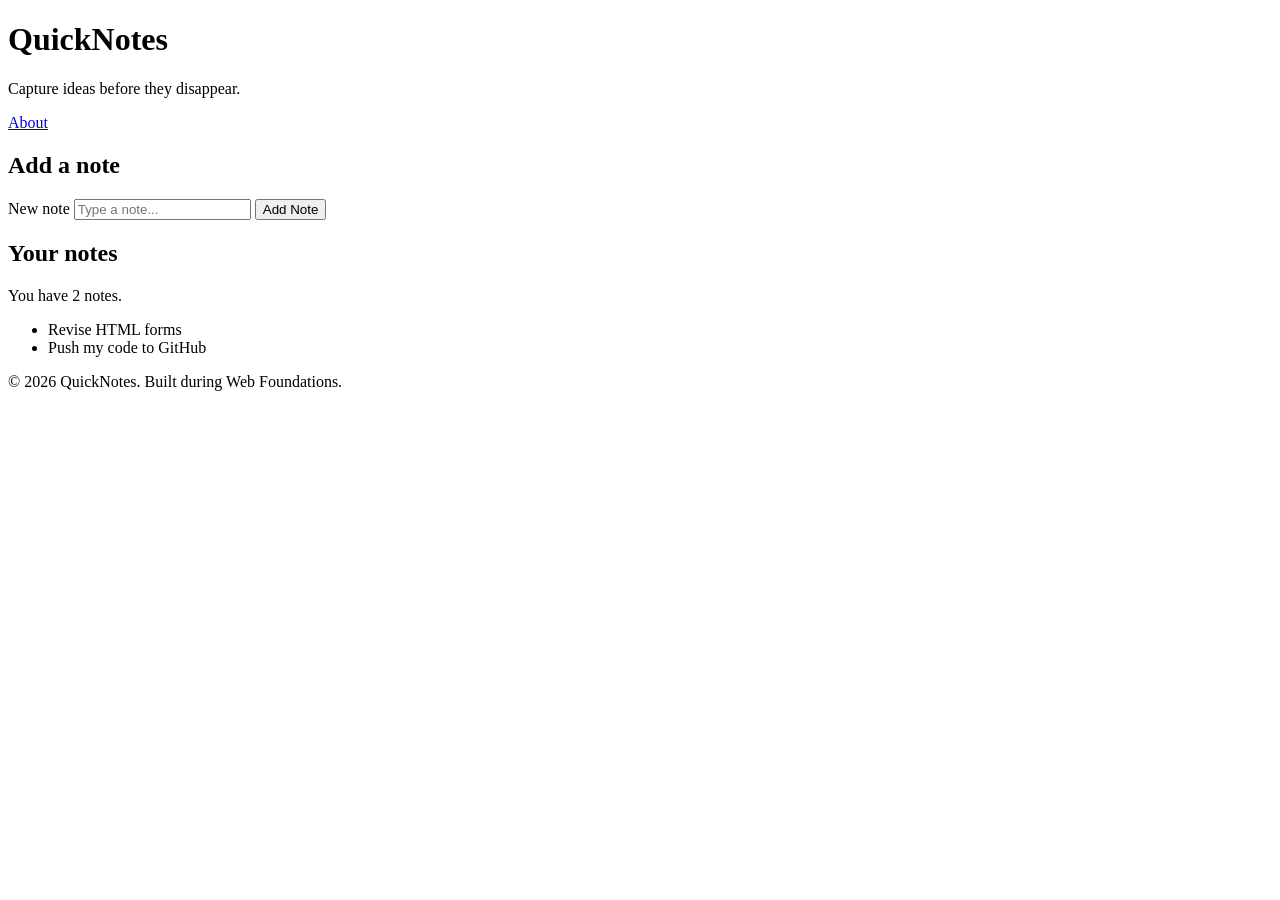
<file: day1/index.html>
<!DOCTYPE html>
<html lang="en">
  <head>
    <meta charset="UTF-8" />
    <meta name="viewport" content="width=device-width, initial-scale=1.0" />
    <title>QuickNotes</title>
  </head>
  <body>
    <header>
      <h1>QuickNotes</h1>
      <p>Capture ideas before they disappear.</p>

      <nav>
        
        <a href="about.html">About</a>
      </nav>
    </header>

    <main>
      <section>
        <h2>Add a note</h2>
        <form id="note-form">
          <label for="note-input">New note</label>
          <input
            type="text"
            id="note-input"
            placeholder="Type a note..."
          />
          <button type="submit">Add Note</button>
        </form>
      </section>

      <section>
        <h2>Your notes</h2>
        <p id="note-count">You have 2 notes.</p>
        <ul id="notes-list">
          <li>Revise HTML forms</li>
          <li>Push my code to GitHub</li>
        </ul>
      </section>
    </main>

    <footer>
      <p>&copy; 2026 QuickNotes. Built during Web Foundations.</p>
    </footer>
  </body>
</html>
</file>
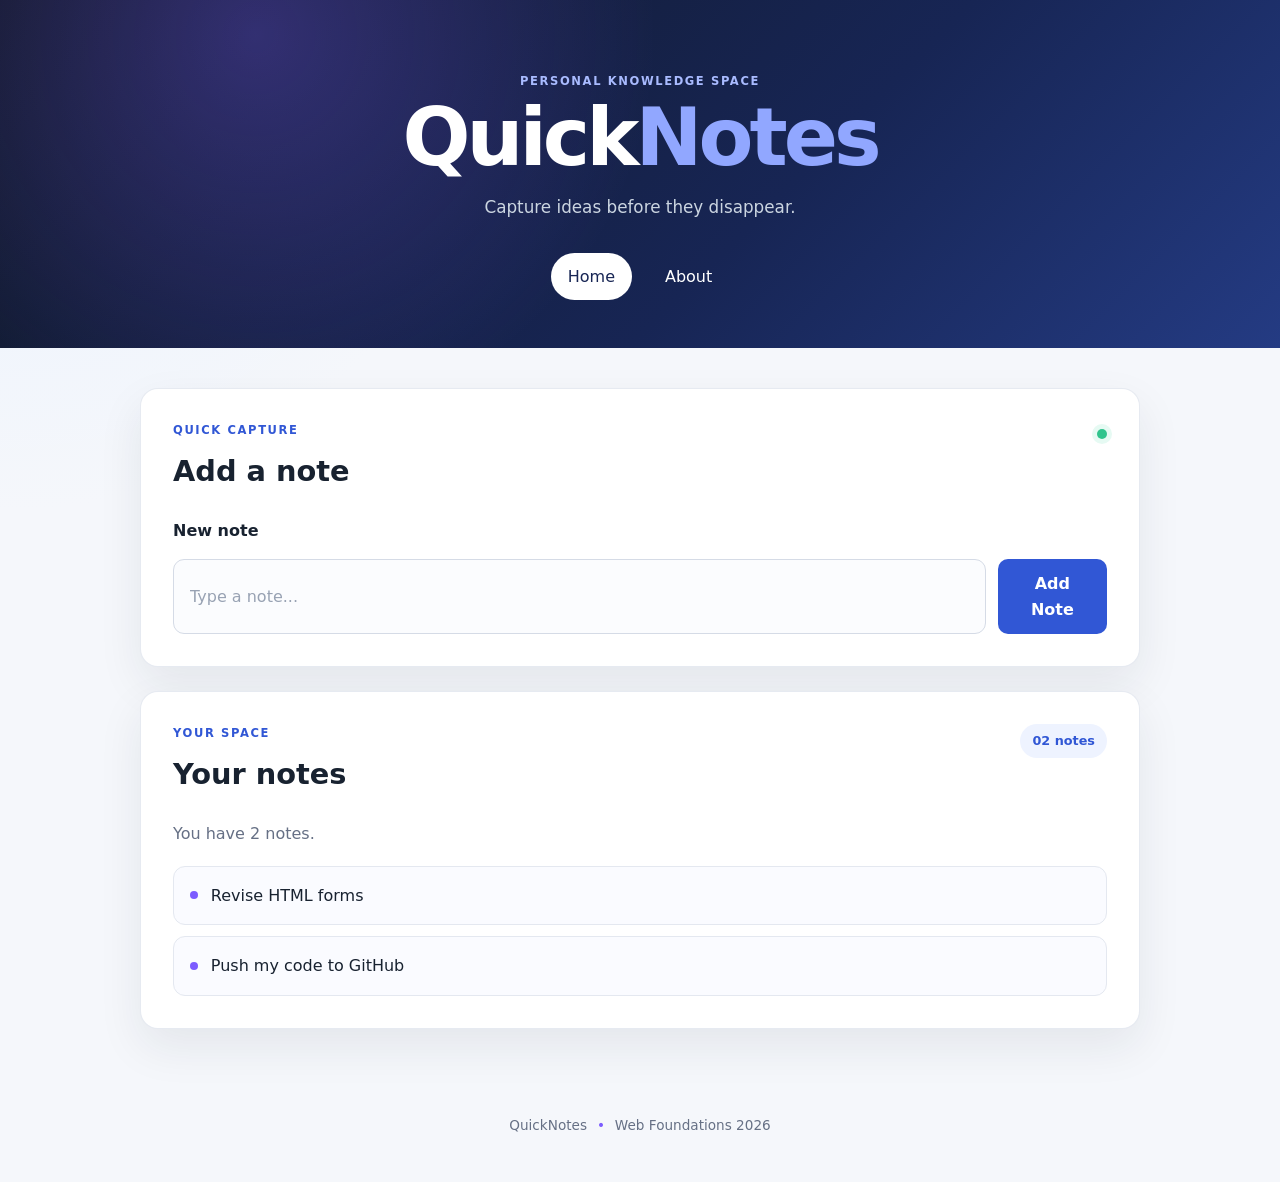
<file: day2/index.html>
<!DOCTYPE html>
<html lang="en">
  <head>
    <meta charset="UTF-8" />
    <meta name="viewport" content="width=device-width, initial-scale=1.0" />
    <meta
      name="description"
      content="QuickNotes is a simple space for capturing ideas, reminders, and thoughts."
    />
    <link rel="stylesheet" href="style.css" />
    <title>QuickNotes | Capture Ideas</title>
  </head>

  <body>
    <header class="site-header">
      <div class="header-content">
        <p class="eyebrow">PERSONAL KNOWLEDGE SPACE</p>

        <h1>Quick<span>Notes</span></h1>

        <p class="tagline">Capture ideas before they disappear.</p>

        <nav aria-label="Main navigation">
          <a href="index.html" class="active">Home</a>
          <a href="about.html">About</a>
        </nav>
      </div>
    </header>

    <main>
      <section class="card note-card">
        <div class="section-heading">
          <div>
            <p class="section-label">QUICK CAPTURE</p>
            <h2>Add a note</h2>
          </div>
          <span class="status-dot" aria-hidden="true"></span>
        </div>

        <form id="note-form">
          <label for="note-input">New note</label>

          <div class="input-row">
            <input
              type="text"
              id="note-input"
              name="note"
              placeholder="Type a note..."
            />
            <button type="submit">Add Note</button>
          </div>
        </form>
      </section>

      <section class="card notes-card">
        <div class="section-heading">
          <div>
            <p class="section-label">YOUR SPACE</p>
            <h2>Your notes</h2>
          </div>

          <span class="note-badge">02 notes</span>
        </div>

        <p id="note-count" class="note-count">You have 2 notes.</p>

        <ul id="notes-list" class="notes-list">
          <li>
            <span class="note-marker"></span>
            <span>Revise HTML forms</span>
          </li>
          <li>
            <span class="note-marker"></span>
            <span>Push my code to GitHub</span>
          </li>
        </ul>
      </section>
    </main>

    <footer>
      <p>QuickNotes <span>•</span> Web Foundations 2026</p>
    </footer>
  </body>
</html>
</file>
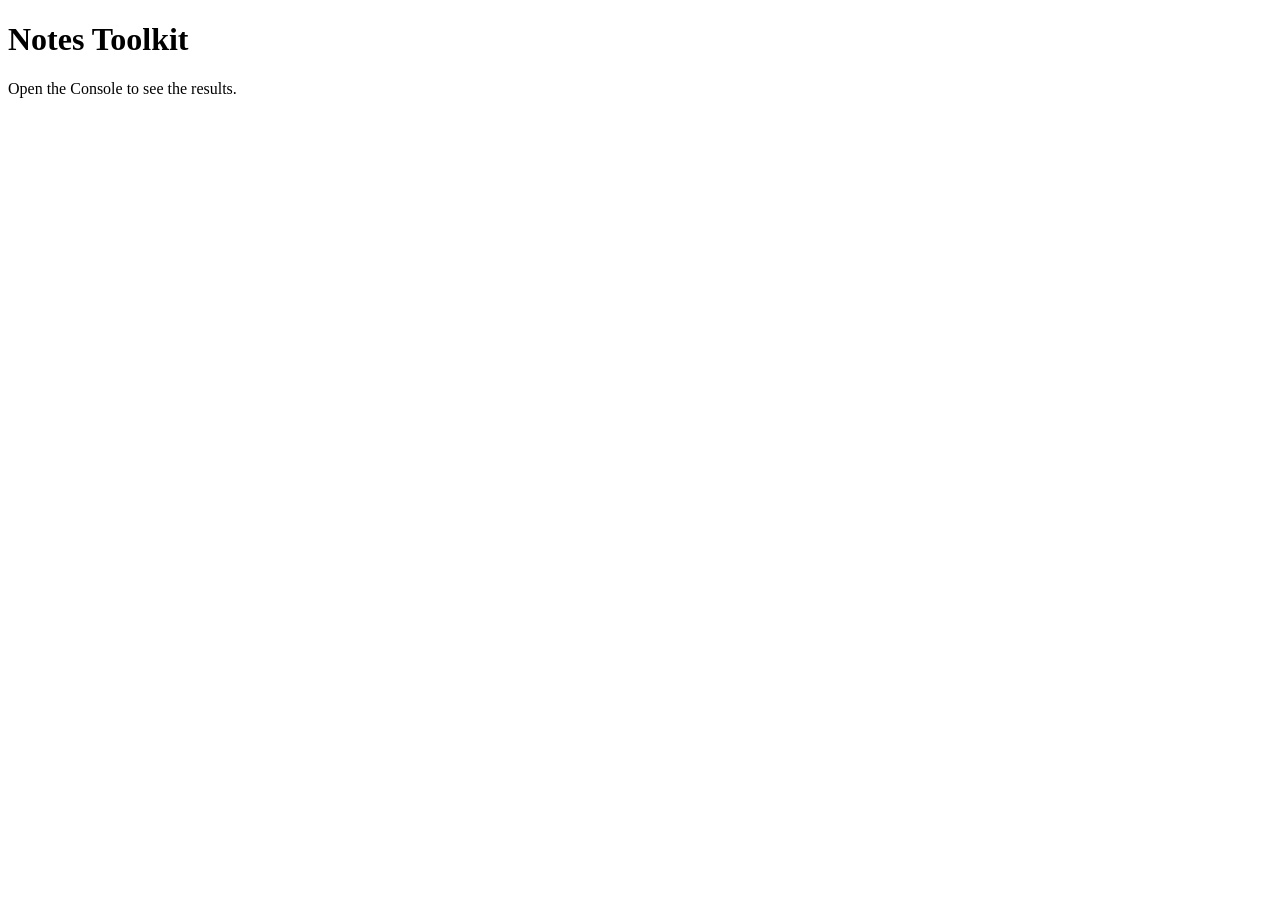
<file: day3/index.html>
<!DOCTYPE html>
<html lang="en">
  <head>
    <meta charset="UTF-8" />
    <meta name="viewport" content="width=device-width, initial-scale=1.0" />
    <title>Notes Toolkit</title>
    <script src="script.js" defer></script>
  </head>

  <body>
    <main>
      <h1>Notes Toolkit</h1>
      <p>Open the Console to see the results.</p>
    </main>
  </body>
</html>
</file>
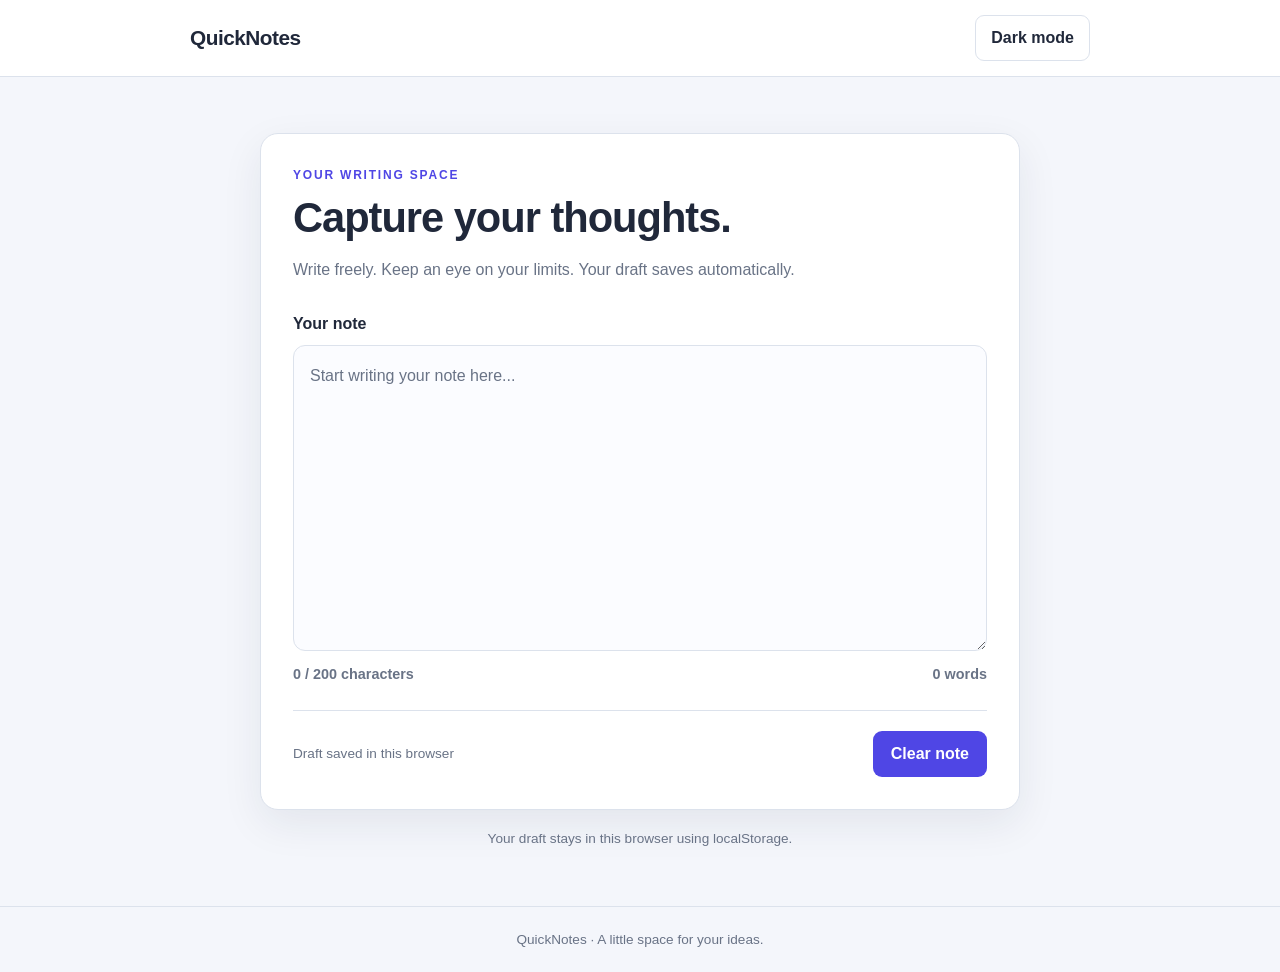
<file: day4/index.html>
<!DOCTYPE html>

<html lang="en">
<head>
    <meta charset="UTF-8">
    <meta name="viewport" content="width=device-width, initial-scale=1.0">
    <meta name="description" content="A simple note editor with a live character counter, word counter and dark mode.">
    <title>QuickNotes | Live Character Counter</title>
    <link rel="stylesheet" href="style.css">
    <script src="script.js" defer></script>
</head>
<body>
    <header class="site-header">
        <div class="header-content">
            <a class="brand" href="index.html">QuickNotes</a>
            <button id="theme-toggle" type="button">Dark mode</button>
        </div>
    </header>


<main class="container">
    <section class="editor-card" aria-labelledby="page-title">
        <p class="eyebrow">YOUR WRITING SPACE</p>
        <h1 id="page-title">Capture your thoughts.</h1>
        <p class="intro">Write freely. Keep an eye on your limits. Your draft saves automatically.</p>

        <label for="note-text">Your note</label>
        <textarea
            id="note-text"
            rows="10"
            maxlength="200"
            placeholder="Start writing your note here..."
            aria-describedby="char-count word-count"
        ></textarea>

        <div class="counter-row" aria-live="polite">
            <p id="char-count">0 / 200 characters</p>
            <p id="word-count">0 words</p>
        </div>

        <div class="editor-footer">
            <span class="save-status">Draft saved in this browser</span>
            <button id="clear-btn" type="button" class="clear-button">Clear note</button>
        </div>
    </section>

    <p class="page-note">Your draft stays in this browser using localStorage.</p>
</main>

<footer class="site-footer">
    <p>QuickNotes · A little space for your ideas.</p>
</footer>

</body>
</html>
</file>
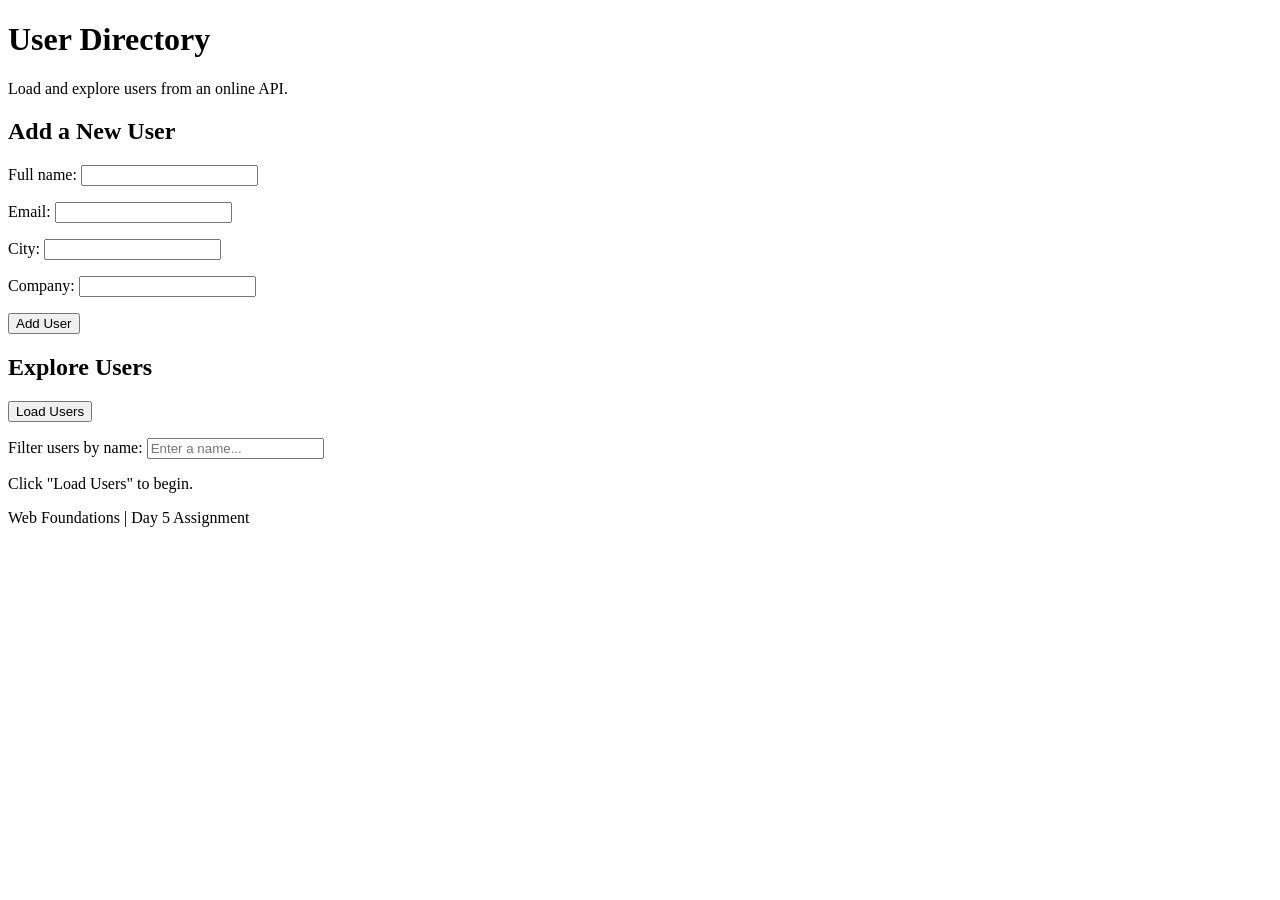
<file: day5/index.html>
<!DOCTYPE html>
<html lang="en">
<head>
    <meta charset="UTF-8">
    <meta name="viewport" content="width=device-width, initial-scale=1.0">
    <title>User Directory | Day 5</title>
    <script src="users.js" defer></script>
</head>
<body>
    <header>
        <h1>User Directory</h1>
        <p>Load and explore users from an online API.</p>
    </header>

    <main>
        
<section aria-labelledby="add-user-heading">
    <h2 id="add-user-heading">Add a New User</h2>

    <form id="add-user-form">
        <p>
            <label for="user-name">Full name:</label>
            <input type="text" id="user-name" required>
        </p>

        <p>
            <label for="user-email">Email:</label>
            <input type="email" id="user-email" required>
        </p>

        <p>
            <label for="user-city">City:</label>
            <input type="text" id="user-city" required>
        </p>

        <p>
            <label for="user-company">Company:</label>
            <input type="text" id="user-company" required>
        </p>

        <button type="submit">Add User</button>
    </form>
</section>

  <section aria-labelledby="directory-heading">
            <h2 id="directory-heading">Explore Users</h2>

            <button id="load-users" type="button">Load Users</button>

            <p>
                <label for="filter-input">Filter users by name:</label>
                <input
                    type="text"
                    id="filter-input"
                    placeholder="Enter a name..."
                >
            </p>

            <p id="status" role="status" aria-live="polite">
                Click "Load Users" to begin.
            </p>

            <ul id="users-list"></ul>
        </section>

    </main>

    <footer>
        <p>Web Foundations | Day 5 Assignment</p>
    </footer>
</body>
</html>
</file>
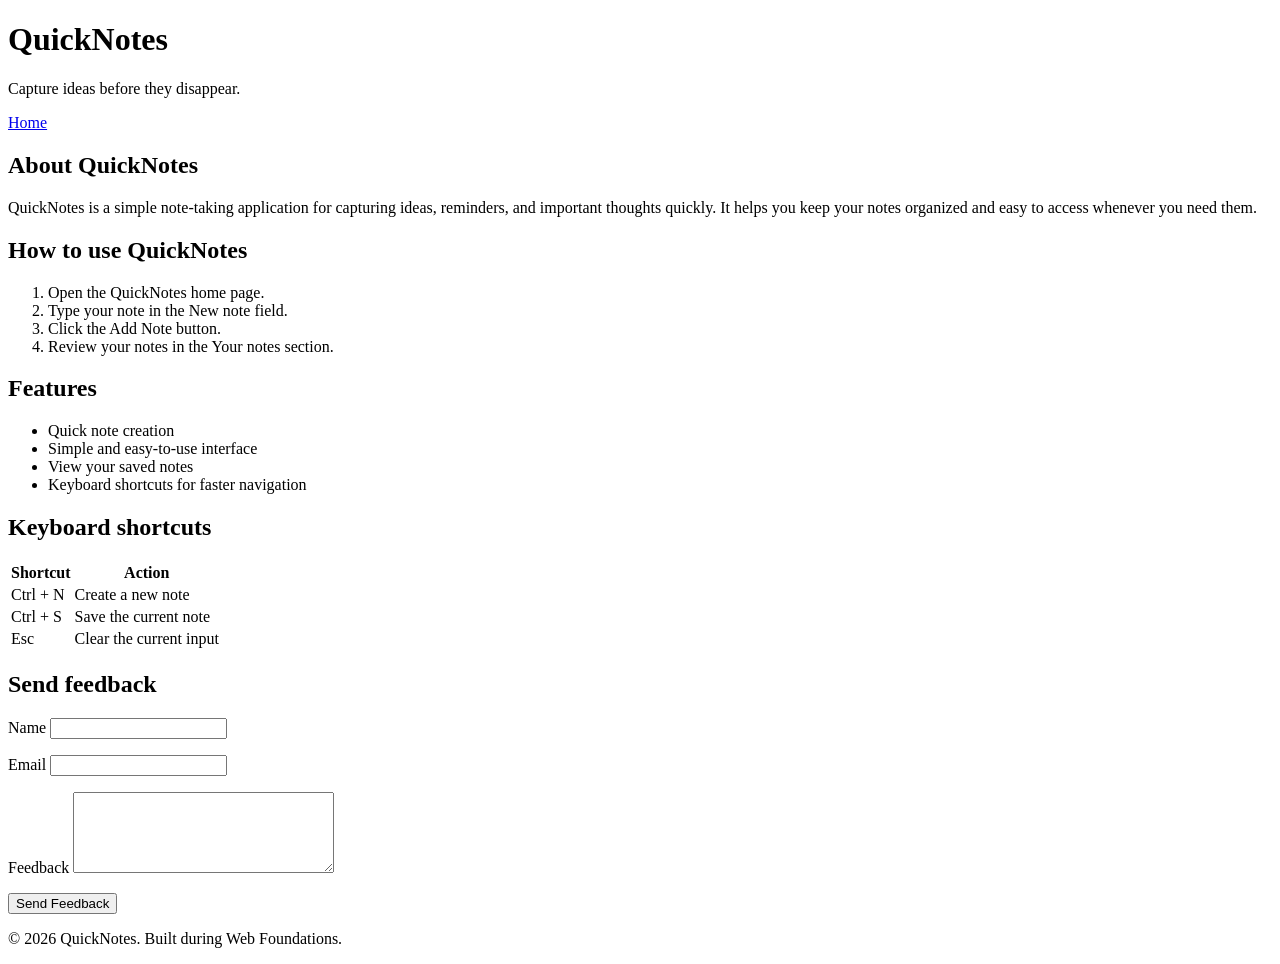
<file: day1/about.html>
<!DOCTYPE html>
<html lang="en">
  <head>
    <meta charset="UTF-8" />
    <meta name="viewport" content="width=device-width, initial-scale=1.0" />
    <title>About QuickNotes</title>
  </head>
  <body>
    <header>
      <h1>QuickNotes</h1>
      <p>Capture ideas before they disappear.</p>

      <nav>
        <a href="index.html">Home</a>
     
      </nav>
    </header>

    <main>
      <section>
        <h2>About QuickNotes</h2>
        <p>
          QuickNotes is a simple note-taking application for capturing ideas,
          reminders, and important thoughts quickly. It helps you keep your
          notes organized and easy to access whenever you need them.
        </p>
      </section>

      <section>
        <h2>How to use QuickNotes</h2>
        <ol>
          <li>Open the QuickNotes home page.</li>
          <li>Type your note in the New note field.</li>
          <li>Click the Add Note button.</li>
          <li>Review your notes in the Your notes section.</li>
        </ol>
      </section>

      <section>
        <h2>Features</h2>
        <ul>
          <li>Quick note creation</li>
          <li>Simple and easy-to-use interface</li>
          <li>View your saved notes</li>
          <li>Keyboard shortcuts for faster navigation</li>
        </ul>
      </section>

      <section>
        <h2>Keyboard shortcuts</h2>
        <table>
          <thead>
            <tr>
              <th>Shortcut</th>
              <th>Action</th>
            </tr>
          </thead>
          <tbody>
            <tr>
              <td>Ctrl + N</td>
              <td>Create a new note</td>
            </tr>
            <tr>
              <td>Ctrl + S</td>
              <td>Save the current note</td>
            </tr>
            <tr>
              <td>Esc</td>
              <td>Clear the current input</td>
            </tr>
          </tbody>
        </table>
      </section>

      <section>
        <h2>Send feedback</h2>
        <form>
          <p>
            <label for="name">Name</label>
            <input type="text" id="name" name="name" />
          </p>

          <p>
            <label for="email">Email</label>
            <input type="email" id="email" name="email" />
          </p>

          <p>
            <label for="feedback">Feedback</label>
            <textarea
              id="feedback"
              name="feedback"
              rows="5"
              cols="30"
            ></textarea>
          </p>

          <button type="submit">Send Feedback</button>
        </form>
      </section>
    </main>

    <footer>
      <p>&copy; 2026 QuickNotes. Built during Web Foundations.</p>
    </footer>
  </body>
</html>
</file>
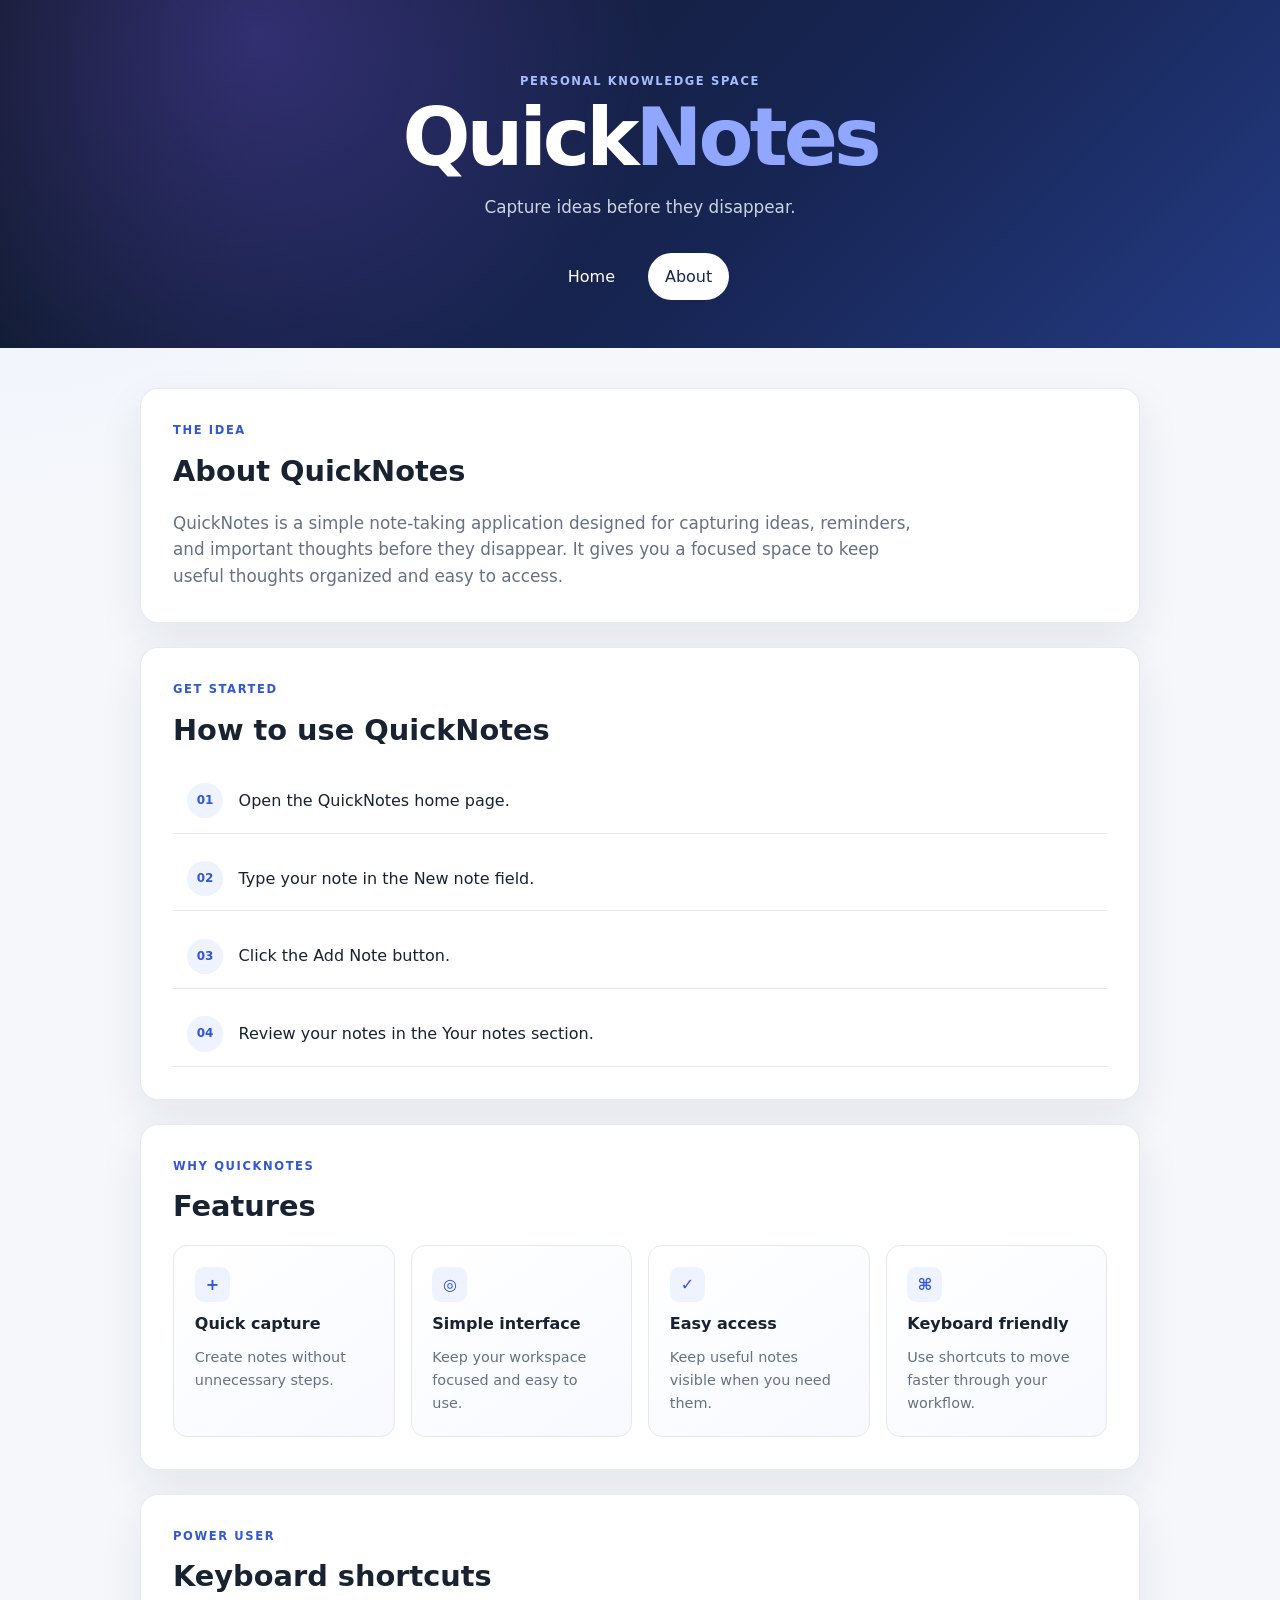
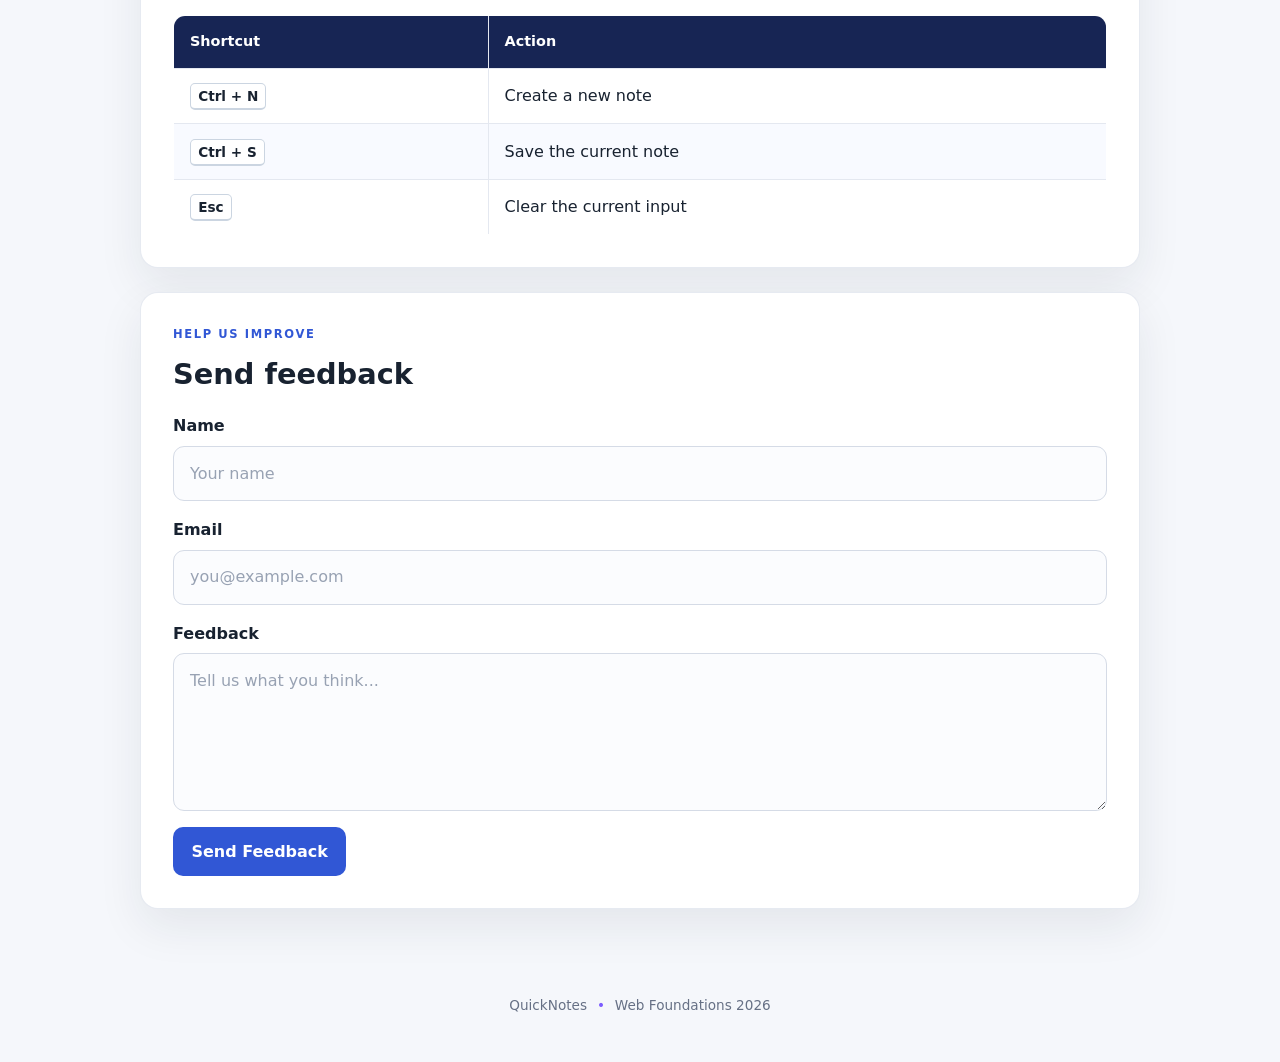
<file: day2/about.html>
<!DOCTYPE html>
<html lang="en">
  <head>
    <meta charset="UTF-8" />
    <meta name="viewport" content="width=device-width, initial-scale=1.0" />
    <meta
      name="description"
      content="Learn about QuickNotes, its features, shortcuts, and how to use it."
    />
    <link rel="stylesheet" href="style.css" />
    <title>QuickNotes | About</title>
  </head>

  <body>
    <header class="site-header">
      <div class="header-content">
        <p class="eyebrow">PERSONAL KNOWLEDGE SPACE</p>

        <h1>Quick<span>Notes</span></h1>

        <p class="tagline">Capture ideas before they disappear.</p>

        <nav aria-label="Main navigation">
          <a href="index.html">Home</a>
          <a href="about.html" class="active">About</a>
        </nav>
      </div>
    </header>

    <main>
      <section class="card intro-card">
        <p class="section-label">THE IDEA</p>
        <h2>About QuickNotes</h2>

        <p class="lead">
          QuickNotes is a simple note-taking application designed for
          capturing ideas, reminders, and important thoughts before they
          disappear. It gives you a focused space to keep useful thoughts
          organized and easy to access.
        </p>
      </section>

      <section class="card">
        <p class="section-label">GET STARTED</p>
        <h2>How to use QuickNotes</h2>

        <ol class="steps">
          <li>
            <span class="step-number">01</span>
            <span>Open the QuickNotes home page.</span>
          </li>
          <li>
            <span class="step-number">02</span>
            <span>Type your note in the New note field.</span>
          </li>
          <li>
            <span class="step-number">03</span>
            <span>Click the Add Note button.</span>
          </li>
          <li>
            <span class="step-number">04</span>
            <span>Review your notes in the Your notes section.</span>
          </li>
        </ol>
      </section>

      <section class="card">
        <p class="section-label">WHY QUICKNOTES</p>
        <h2>Features</h2>

        <ul class="features">
          <li>
            <span class="feature-icon">+</span>
            <strong>Quick capture</strong>
            <span>Create notes without unnecessary steps.</span>
          </li>

          <li>
            <span class="feature-icon">◎</span>
            <strong>Simple interface</strong>
            <span>Keep your workspace focused and easy to use.</span>
          </li>

          <li>
            <span class="feature-icon">✓</span>
            <strong>Easy access</strong>
            <span>Keep useful notes visible when you need them.</span>
          </li>

          <li>
            <span class="feature-icon">⌘</span>
            <strong>Keyboard friendly</strong>
            <span>Use shortcuts to move faster through your workflow.</span>
          </li>
        </ul>
      </section>

      <section class="card">
        <p class="section-label">POWER USER</p>
        <h2>Keyboard shortcuts</h2>

        <div class="table-wrapper">
          <table>
            <thead>
              <tr>
                <th>Shortcut</th>
                <th>Action</th>
              </tr>
            </thead>

            <tbody>
              <tr>
                <td><kbd>Ctrl + N</kbd></td>
                <td>Create a new note</td>
              </tr>

              <tr>
                <td><kbd>Ctrl + S</kbd></td>
                <td>Save the current note</td>
              </tr>

              <tr>
                <td><kbd>Esc</kbd></td>
                <td>Clear the current input</td>
              </tr>
            </tbody>
          </table>
        </div>
      </section>

      <section class="card feedback-card">
        <p class="section-label">HELP US IMPROVE</p>
        <h2>Send feedback</h2>

        <form>
          <div class="form-field">
            <label for="name">Name</label>
            <input type="text" id="name" name="name" placeholder="Your name" />
          </div>

          <div class="form-field">
            <label for="email">Email</label>
            <input
              type="email"
              id="email"
              name="email"
              placeholder="you@example.com"
            />
          </div>

          <div class="form-field">
            <label for="feedback">Feedback</label>
            <textarea
              id="feedback"
              name="feedback"
              rows="5"
              placeholder="Tell us what you think..."
            ></textarea>
          </div>

          <button type="submit">Send Feedback</button>
        </form>
      </section>
    </main>

    <footer>
      <p>QuickNotes <span>•</span> Web Foundations 2026</p>
    </footer>
  </body>
</html>
</file>
<file: day2/style.css>
/* =========================================
   QuickNotes
   Day 2 - Web Foundations
   ========================================= */

/* ---------- Reset ---------- */

* {
  box-sizing: border-box;
}

html {
  scroll-behavior: smooth;
}

body {
  margin: 0;
  font-family:
    Inter, ui-sans-serif, system-ui, -apple-system, BlinkMacSystemFont,
    "Segoe UI", sans-serif;
  line-height: 1.6;
  color: #182230;
  background:
    radial-gradient(circle at top left, #e9f2ff 0, transparent 32rem),
    #f5f7fb;
}

/* ---------- Design tokens ---------- */

:root {
  --ink: #182230;
  --muted: #667085;
  --primary: #3157d5;
  --primary-dark: #2445b4;
  --accent: #7c5cff;
  --surface: #ffffff;
  --soft: #eef3ff;
  --border: #e4e8f0;
  --shadow: 0 18px 45px rgba(31, 41, 55, 0.08);
  --radius: 18px;
}

/* ---------- Header ---------- */

.site-header {
  color: white;
  text-align: center;
  padding: 4.5rem 1.5rem 3rem;
  background:
    radial-gradient(circle at 20% 10%, rgba(124, 92, 255, 0.3), transparent 25rem),
    linear-gradient(135deg, #111827, #172554 60%, #243b83);
}

.header-content {
  max-width: 1000px;
  margin: 0 auto;
}

.eyebrow,
.section-label {
  margin: 0 0 0.5rem;
  font-size: 0.72rem;
  font-weight: 800;
  letter-spacing: 0.14em;
}

.eyebrow {
  color: #a9bbff;
}

.site-header h1 {
  margin: 0;
  font-size: clamp(2.6rem, 7vw, 5rem);
  line-height: 1;
  letter-spacing: -0.05em;
}

.site-header h1 span {
  color: #91a7ff;
}

.tagline {
  margin: 1rem 0 2rem;
  color: #cbd5e1;
  font-size: 1.05rem;
}

/* ---------- Navigation / Flexbox ---------- */

nav {
  display: flex;
  justify-content: center;
  align-items: center;
  gap: 16px;
}

nav a {
  color: white;
  text-decoration: none;
  padding: 0.6rem 1rem;
  border: 1px solid transparent;
  border-radius: 999px;
  transition:
    background-color 0.2s ease,
    border-color 0.2s ease,
    transform 0.2s ease;
}

nav a:hover {
  background: rgba(255, 255, 255, 0.12);
  border-color: rgba(255, 255, 255, 0.2);
  transform: translateY(-2px);
}

nav a.active {
  background: white;
  color: #172554;
}

nav a:focus-visible {
  outline: 3px solid #93c5fd;
  outline-offset: 3px;
}

/* ---------- Main ---------- */

main {
  width: min(92%, 1000px);
  max-width: 1000px;
  margin: 2.5rem auto;
}

.card {
  background: var(--surface);
  margin-bottom: 1.5rem;
  padding: clamp(1.4rem, 3vw, 2rem);
  border: 1px solid rgba(228, 232, 240, 0.9);
  border-radius: var(--radius);
  box-shadow: var(--shadow);
}

.card h2 {
  margin: 0 0 1rem;
  color: var(--ink);
  font-size: clamp(1.35rem, 3vw, 1.8rem);
}

.section-label {
  color: var(--primary);
}

.section-heading {
  display: flex;
  align-items: flex-start;
  justify-content: space-between;
  gap: 1rem;
  margin-bottom: 1.5rem;
}

.section-heading h2 {
  margin-bottom: 0;
}

.status-dot {
  width: 10px;
  height: 10px;
  margin-top: 0.5rem;
  border-radius: 50%;
  background: #31c48d;
  box-shadow: 0 0 0 5px #e6faf3;
}

.lead {
  max-width: 760px;
  margin: 0;
  color: var(--muted);
  font-size: 1.05rem;
}

/* ---------- Notes ---------- */

.note-count {
  color: var(--muted);
}

.note-badge {
  padding: 0.4rem 0.75rem;
  border-radius: 999px;
  background: var(--soft);
  color: var(--primary);
  font-size: 0.8rem;
  font-weight: 800;
}

.notes-list {
  display: grid;
  gap: 0.7rem;
  padding: 0;
  margin: 1.2rem 0 0;
  list-style: none;
}

.notes-list li {
  display: flex;
  align-items: center;
  gap: 0.8rem;
  padding: 1rem;
  border: 1px solid var(--border);
  border-radius: 12px;
  background: #fafbff;
}

.note-marker {
  width: 8px;
  height: 8px;
  flex: 0 0 auto;
  border-radius: 50%;
  background: var(--accent);
}

/* ---------- Forms ---------- */

form {
  display: flex;
  flex-direction: column;
  gap: 1rem;
}

.input-row {
  display: flex;
  gap: 0.75rem;
}

label {
  font-weight: 700;
  color: var(--ink);
}

input,
textarea {
  width: 100%;
  padding: 0.85rem 1rem;
  border: 1px solid #d5dbe6;
  border-radius: 11px;
  background: #fbfcfe;
  color: var(--ink);
  font: inherit;
  transition:
    border-color 0.2s ease,
    box-shadow 0.2s ease,
    background-color 0.2s ease;
}

input::placeholder,
textarea::placeholder {
  color: #98a2b3;
}

input:focus,
textarea:focus {
  outline: none;
  border-color: var(--primary);
  background: white;
  box-shadow: 0 0 0 4px rgba(49, 87, 213, 0.12);
}

.form-field {
  display: flex;
  flex-direction: column;
  gap: 0.45rem;
}

textarea {
  resize: vertical;
  min-height: 130px;
}

button {
  width: fit-content;
  padding: 0.75rem 1.15rem;
  border: 0;
  border-radius: 10px;
  background: var(--primary);
  color: white;
  font: inherit;
  font-weight: 800;
  cursor: pointer;
  transition:
    background-color 0.2s ease,
    transform 0.2s ease,
    box-shadow 0.2s ease;
}

button:hover {
  background: var(--primary-dark);
  transform: translateY(-2px);
  box-shadow: 0 8px 20px rgba(49, 87, 213, 0.2);
}

button:focus-visible {
  outline: 3px solid #93c5fd;
  outline-offset: 3px;
}

/* ---------- Steps ---------- */

.steps {
  display: grid;
  gap: 0.8rem;
  padding: 0;
  margin: 0;
  list-style: none;
}

.steps li {
  display: flex;
  align-items: center;
  gap: 1rem;
  padding: 0.9rem;
  border-bottom: 1px solid var(--border);
}

.step-number {
  display: grid;
  place-items: center;
  width: 2.2rem;
  height: 2.2rem;
  flex: 0 0 auto;
  border-radius: 50%;
  background: var(--soft);
  color: var(--primary);
  font-size: 0.75rem;
  font-weight: 900;
}

/* ---------- Features Grid ---------- */

.features {
  display: grid;
  grid-template-columns: repeat(auto-fit, minmax(180px, 1fr));
  gap: 1rem;
  padding: 0;
  margin: 0;
  list-style: none;
}

.features li {
  display: flex;
  flex-direction: column;
  gap: 0.55rem;
  min-height: 170px;
  padding: 1.3rem;
  border: 1px solid var(--border);
  border-radius: 14px;
  background: linear-gradient(145deg, #ffffff, #f7f9ff);
  transition:
    transform 0.2s ease,
    box-shadow 0.2s ease,
    border-color 0.2s ease;
}

.features li:hover {
  transform: translateY(-4px);
  border-color: #c8d2ff;
  box-shadow: 0 12px 28px rgba(31, 41, 55, 0.09);
}

.features strong {
  color: var(--ink);
}

.features li > span:last-child {
  color: var(--muted);
  font-size: 0.9rem;
}

.feature-icon {
  display: grid;
  place-items: center;
  width: 2.2rem;
  height: 2.2rem;
  border-radius: 9px;
  background: var(--soft);
  color: var(--primary);
  font-weight: 900;
}

/* ---------- Table ---------- */

.table-wrapper {
  overflow-x: auto;
}

table {
  width: 100%;
  border-collapse: collapse;
  border: 1px solid var(--border);
  overflow: hidden;
  border-radius: 12px;
}

th,
td {
  border: 1px solid var(--border);
  padding: 0.9rem 1rem;
  text-align: left;
}

th {
  background: #172554;
  color: white;
  font-size: 0.9rem;
}

tbody tr:nth-child(even) {
  background: #f8faff;
}

tbody tr:hover {
  background: #eef3ff;
}

kbd {
  padding: 0.25rem 0.45rem;
  border: 1px solid #cbd5e1;
  border-bottom-width: 2px;
  border-radius: 5px;
  background: white;
  font-family: inherit;
  font-size: 0.85rem;
  font-weight: 700;
}

/* ---------- Footer ---------- */

footer {
  padding: 2rem 1rem;
  text-align: center;
  color: var(--muted);
  font-size: 0.85rem;
}

footer span {
  margin: 0 0.35rem;
  color: var(--accent);
}

/* ---------- Responsive design ---------- */

@media (max-width: 600px) {
  .site-header {
    padding: 2.8rem 1rem 2rem;
  }

  .site-header h1 {
    font-size: 2.7rem;
  }

  .tagline {
    font-size: 0.95rem;
  }

  nav {
    gap: 10px;
  }

  nav a {
    padding: 0.5rem 0.8rem;
  }

  main {
    width: 94%;
    margin: 1.25rem auto;
  }

  .card {
    padding: 1.2rem;
    border-radius: 14px;
  }

  .section-heading {
    align-items: center;
  }

  .input-row {
    flex-direction: column;
  }

  button {
    width: 100%;
  }

  .features {
    grid-template-columns: 1fr;
  }

  th,
  td {
    padding: 0.7rem;
  }

  .steps li {
    align-items: flex-start;
  }
}
</file>
<file: day4/style.css>
:root {
color-scheme: light;
--page-bg: #f4f6fb;
--card-bg: #ffffff;
--text-color: #20283a;
--muted-color: #697386;
--border-color: #dce2ec;
--accent-color: #4f46e5;
--accent-hover: #4338ca;
--input-bg: #fbfcff;
--warning-color: #c77719;
--over-color: #d62839;
--shadow-color: rgb(25 35 60 / 8%);
}

body.dark {
color-scheme: dark;
--page-bg: #111827;
--card-bg: #1f2937;
--text-color: #f3f4f6;
--muted-color: #aab4c5;
--border-color: #374151;
--accent-color: #a5b4fc;
--accent-hover: #c7d2fe;
--input-bg: #182231;
--warning-color: #fbbf24;
--over-color: #f87171;
--shadow-color: rgb(0 0 0 / 20%);
}

* {
  box-sizing: border-box;
  }

body {
margin: 0;
min-height: 100vh;
display: flex;
flex-direction: column;
background: var(--page-bg);
color: var(--text-color);
font-family: Arial, Helvetica, sans-serif;
line-height: 1.6;
transition: background-color 0.2s ease, color 0.2s ease;
}

button,
textarea {
font: inherit;
}

button {
cursor: pointer;
}

.site-header {
background: var(--card-bg);
border-bottom: 1px solid var(--border-color);
}

.header-content {
width: min(100% - 32px, 900px);
min-height: 76px;
margin: 0 auto;
display: flex;
align-items: center;
justify-content: space-between;
gap: 16px;
}

.brand {
color: var(--text-color);
font-size: 1.3rem;
font-weight: 800;
text-decoration: none;
letter-spacing: -0.5px;
}

#theme-toggle {
padding: 9px 15px;
border: 1px solid var(--border-color);
border-radius: 9px;
background: var(--card-bg);
color: var(--text-color);
font-weight: 600;
transition: border-color 0.2s ease, transform 0.2s ease;
}

#theme-toggle:hover {
border-color: var(--accent-color);
transform: translateY(-1px);
}

.container {
width: min(100% - 32px, 760px);
margin: 56px auto;
flex: 1;
}

.editor-card {
padding: 32px;
background: var(--card-bg);
border: 1px solid var(--border-color);
border-radius: 18px;
box-shadow: 0 14px 40px var(--shadow-color);
}

.eyebrow {
margin: 0 0 8px;
color: var(--accent-color);
font-size: 0.75rem;
font-weight: 800;
letter-spacing: 1.8px;
}

h1 {
margin: 0;
font-size: clamp(1.8rem, 5vw, 2.6rem);
line-height: 1.2;
letter-spacing: -1px;
}

.intro {
margin: 14px 0 28px;
color: var(--muted-color);
}

label {
display: block;
margin-bottom: 9px;
font-weight: 700;
}

#note-text {
display: block;
width: 100%;
min-height: 240px;
padding: 16px;
resize: vertical;
border: 1px solid var(--border-color);
border-radius: 12px;
outline: none;
background: var(--input-bg);
color: var(--text-color);
line-height: 1.7;
transition: border-color 0.2s ease, box-shadow 0.2s ease;
}

#note-text::placeholder {
color: var(--muted-color);
}

#note-text:focus {
border-color: var(--accent-color);
box-shadow: 0 0 0 3px color-mix(in srgb, var(--accent-color) 20%, transparent);
}

.counter-row {
display: flex;
justify-content: space-between;
align-items: center;
flex-wrap: wrap;
gap: 8px 16px;
margin-top: 12px;
}

#char-count,
#word-count {
margin: 0;
color: var(--muted-color);
font-size: 0.9rem;
font-weight: 600;
}

#char-count.warning {
color: var(--warning-color);
}

#char-count.over {
color: var(--over-color);
font-weight: 800;
}

.editor-footer {
display: flex;
justify-content: space-between;
align-items: center;
flex-wrap: wrap;
gap: 14px;
margin-top: 24px;
padding-top: 20px;
border-top: 1px solid var(--border-color);
}

.save-status {
color: var(--muted-color);
font-size: 0.85rem;
}

.clear-button {
padding: 10px 18px;
border: 0;
border-radius: 9px;
background: var(--accent-color);
color: #ffffff;
font-weight: 700;
transition: background-color 0.2s ease, transform 0.2s ease;
}

.clear-button:hover {
background: var(--accent-hover);
transform: translateY(-1px);
}

body.dark .clear-button {
color: #111827;
}

.page-note {
margin: 18px 0 0;
color: var(--muted-color);
font-size: 0.85rem;
text-align: center;
}

.site-footer {
padding: 22px 16px;
border-top: 1px solid var(--border-color);
color: var(--muted-color);
text-align: center;
font-size: 0.85rem;
}

.site-footer p {
margin: 0;
}

@media (max-width: 600px) {
.container {
margin: 28px auto;
}


.editor-card {
    padding: 22px 18px;
    border-radius: 14px;
}

#note-text {
    min-height: 200px;
}

.editor-footer {
    align-items: stretch;
    flex-direction: column;
}

.clear-button {
    width: 100%;
}


}
</file>
